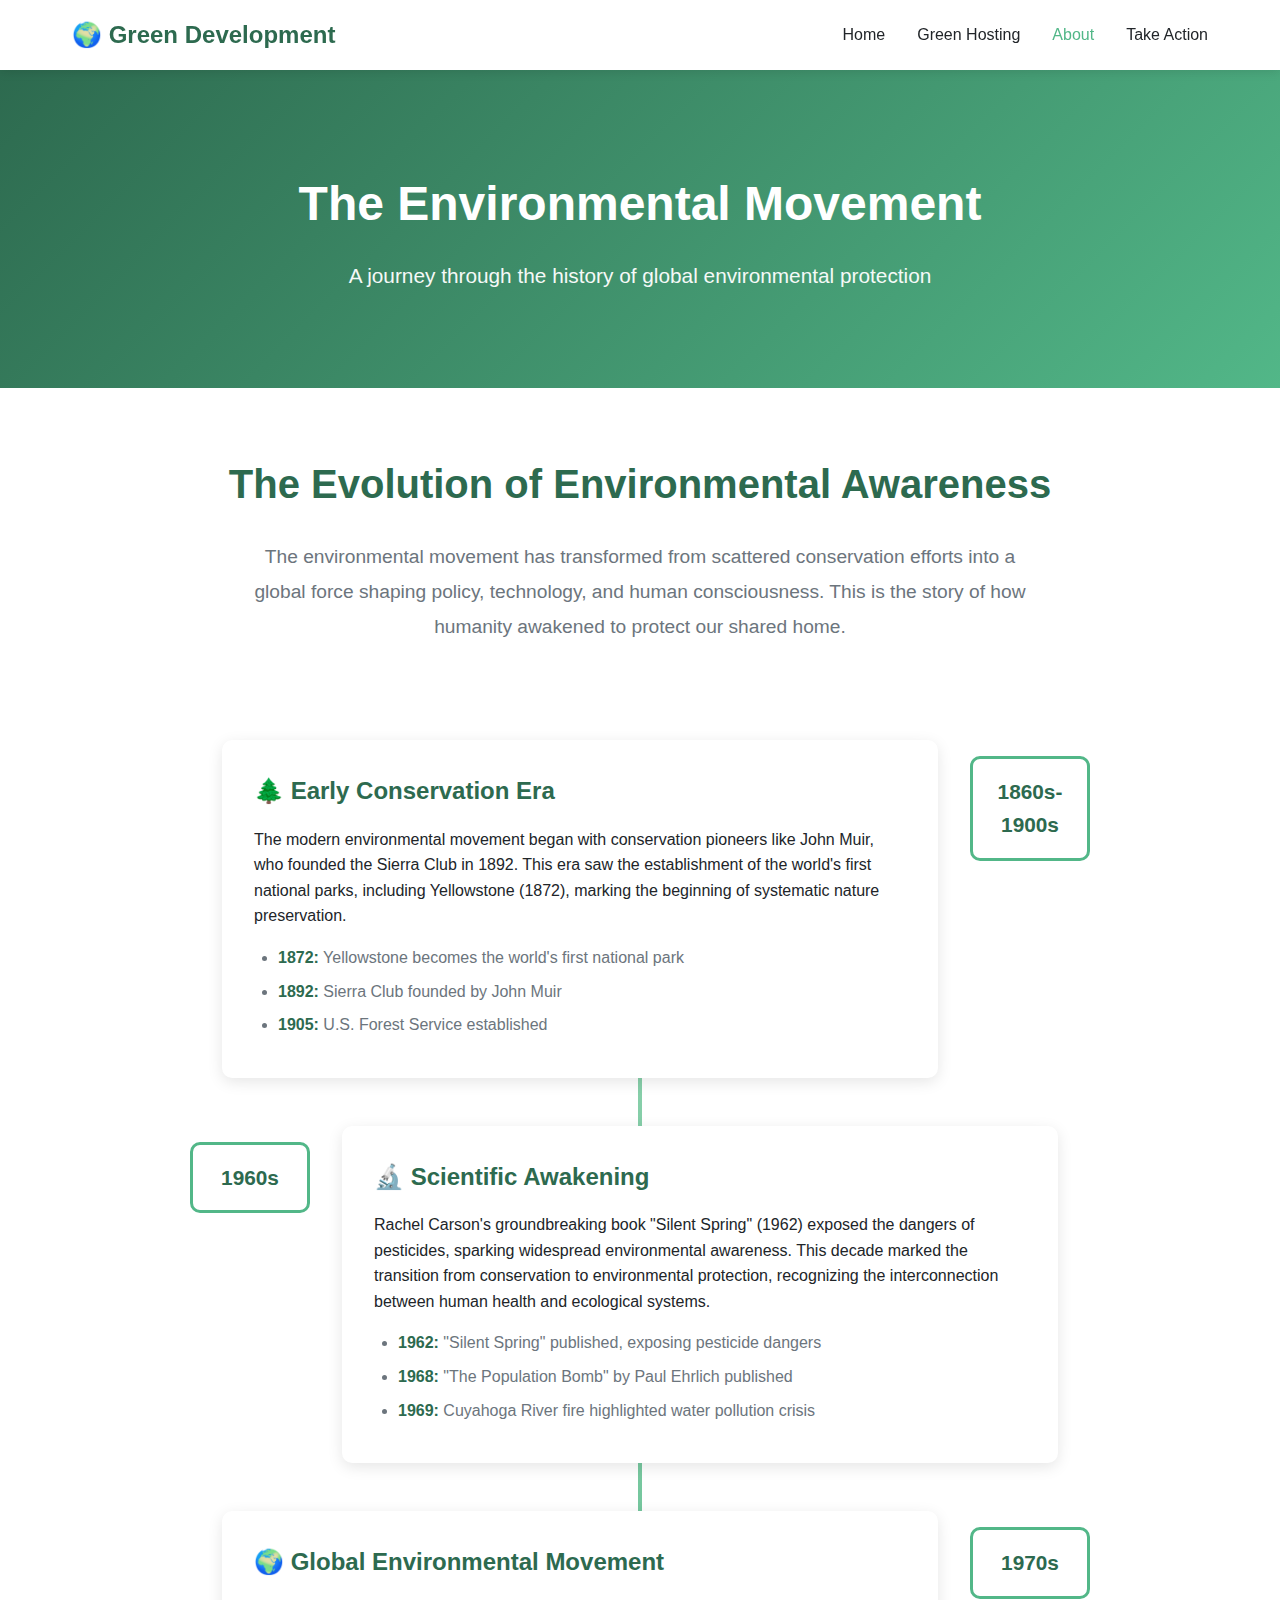
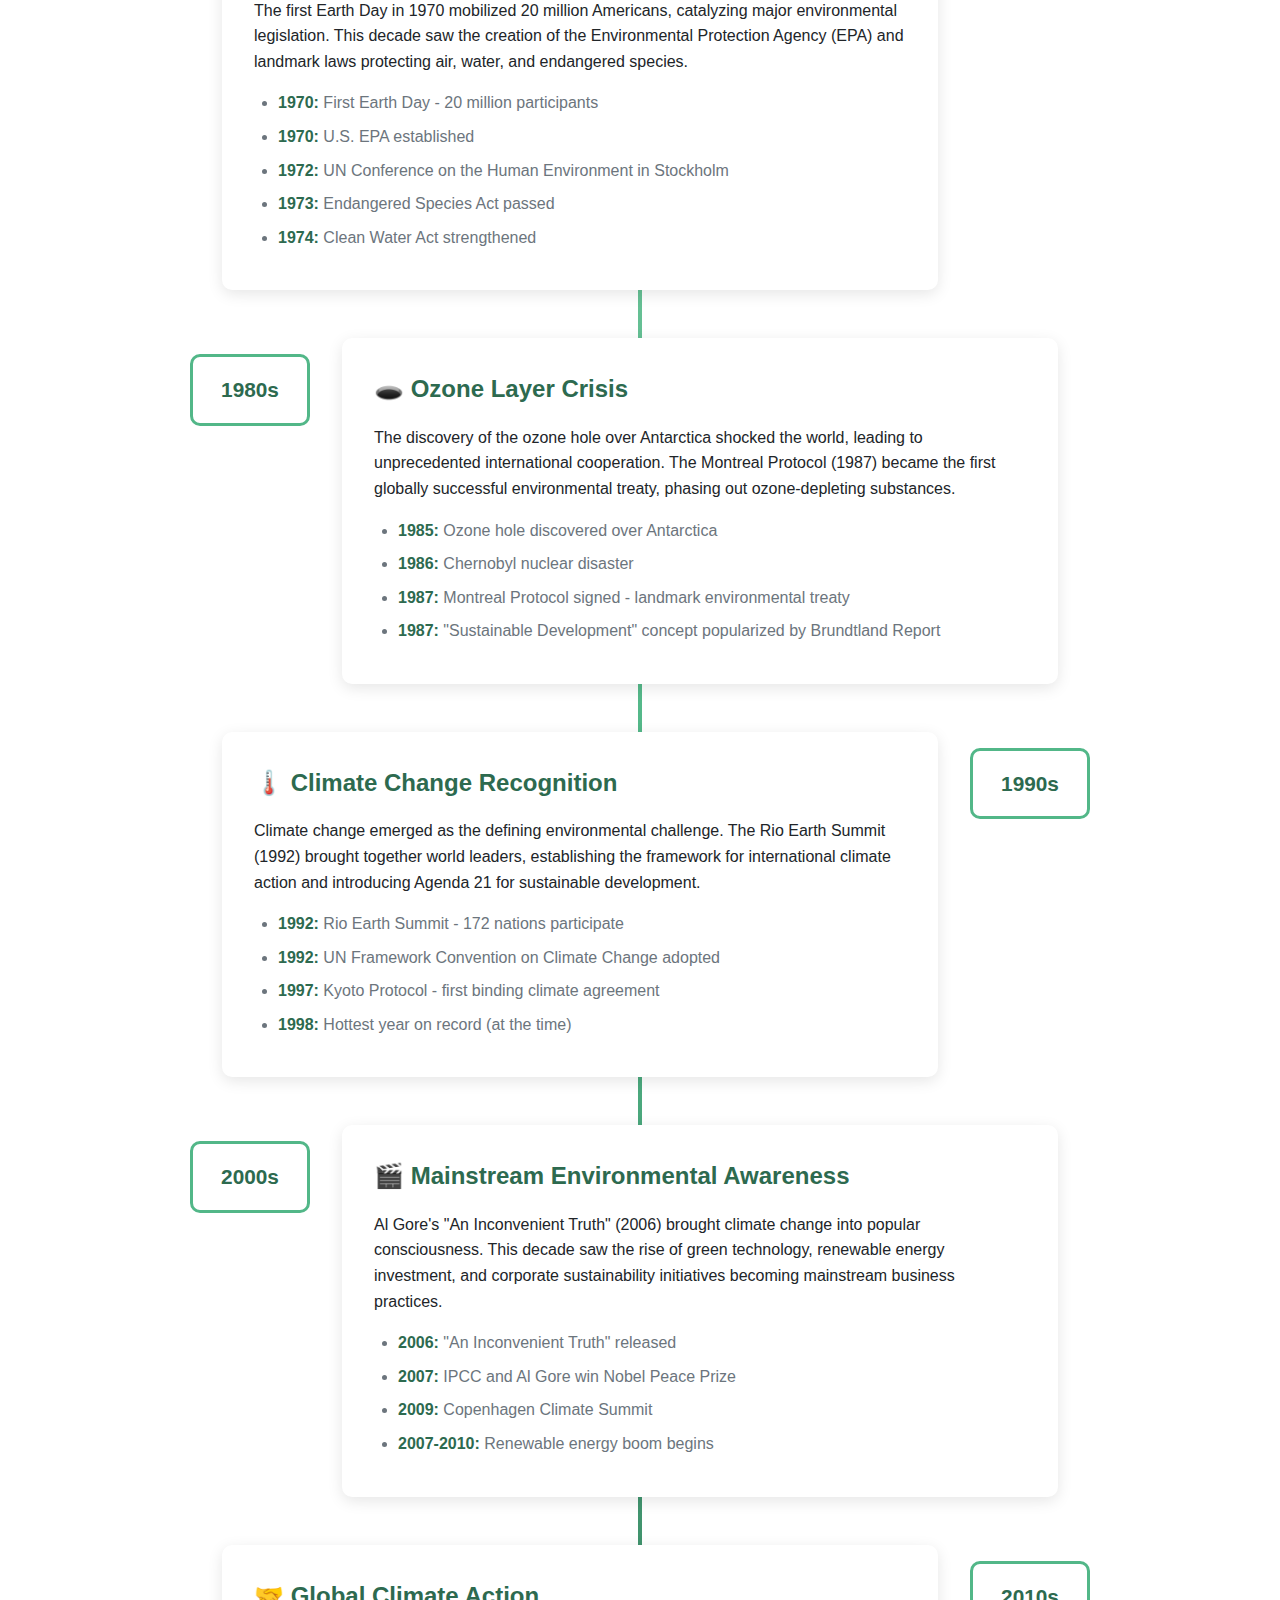
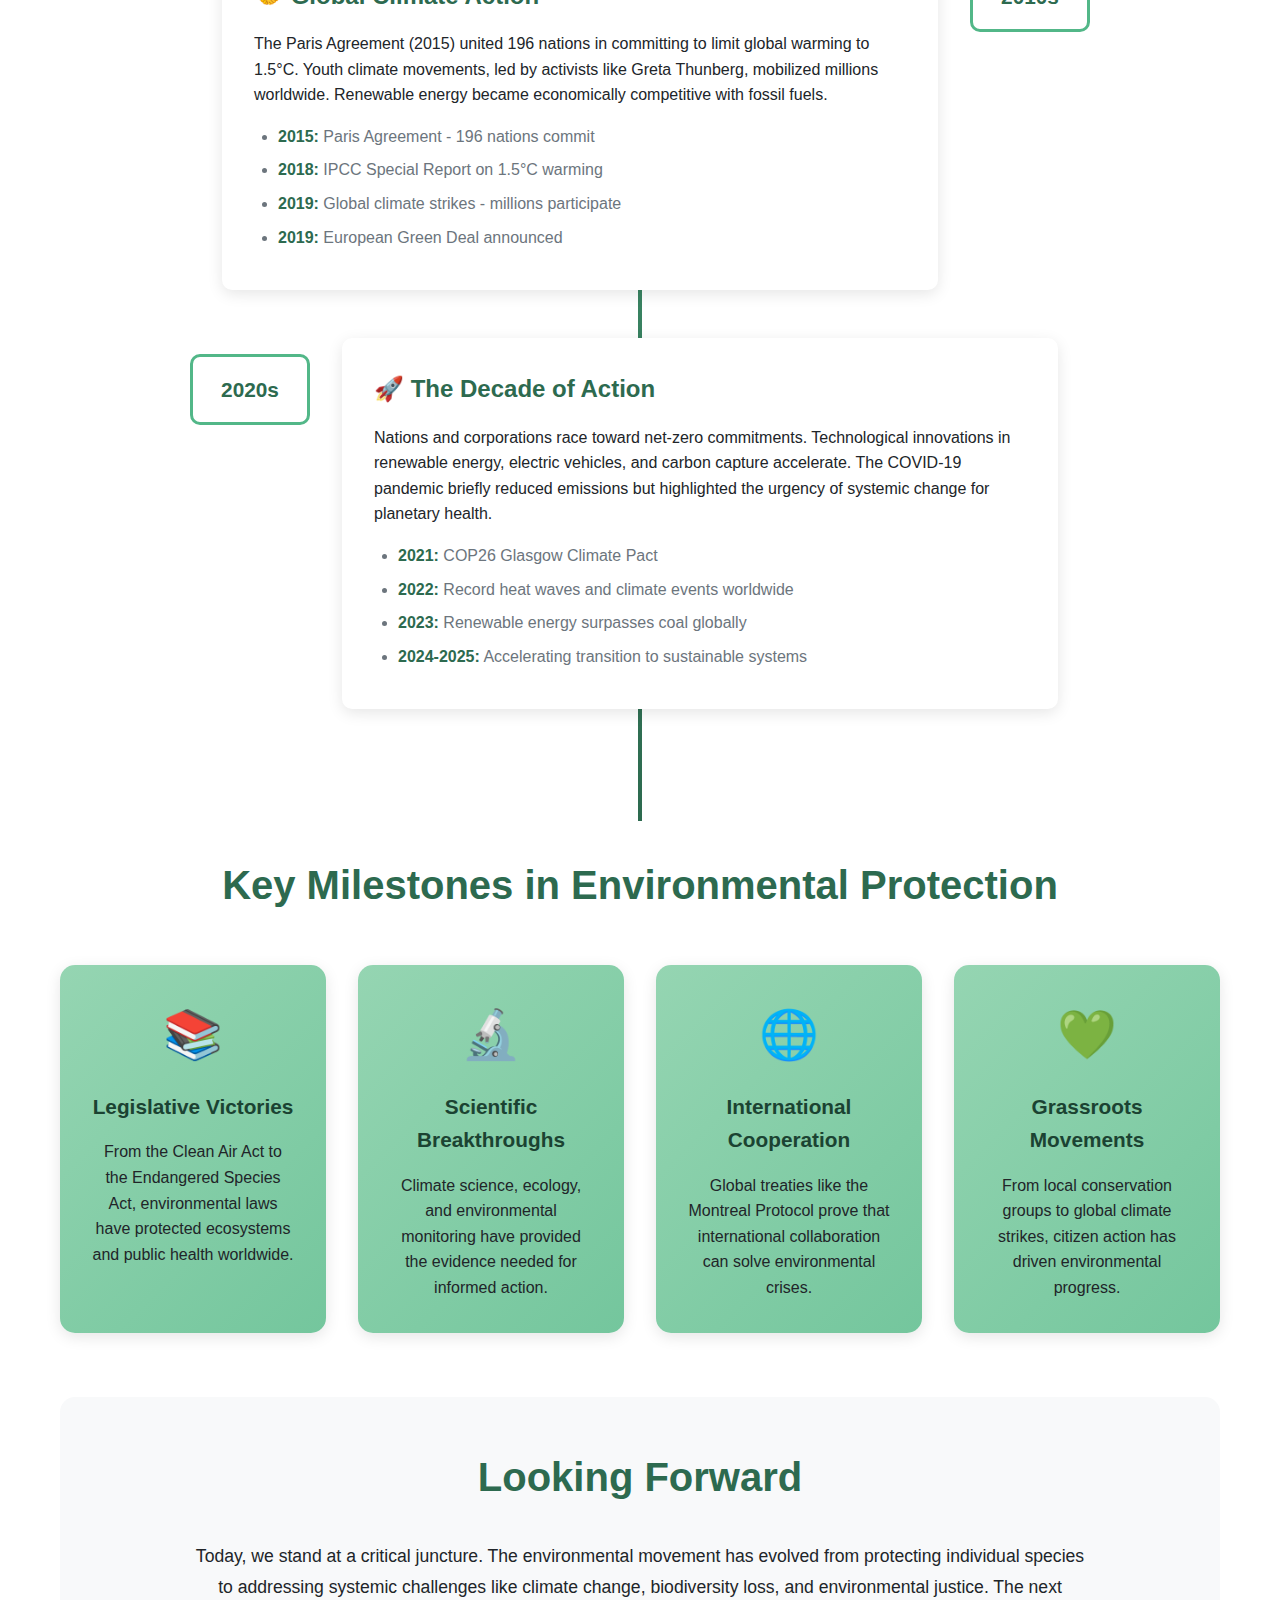
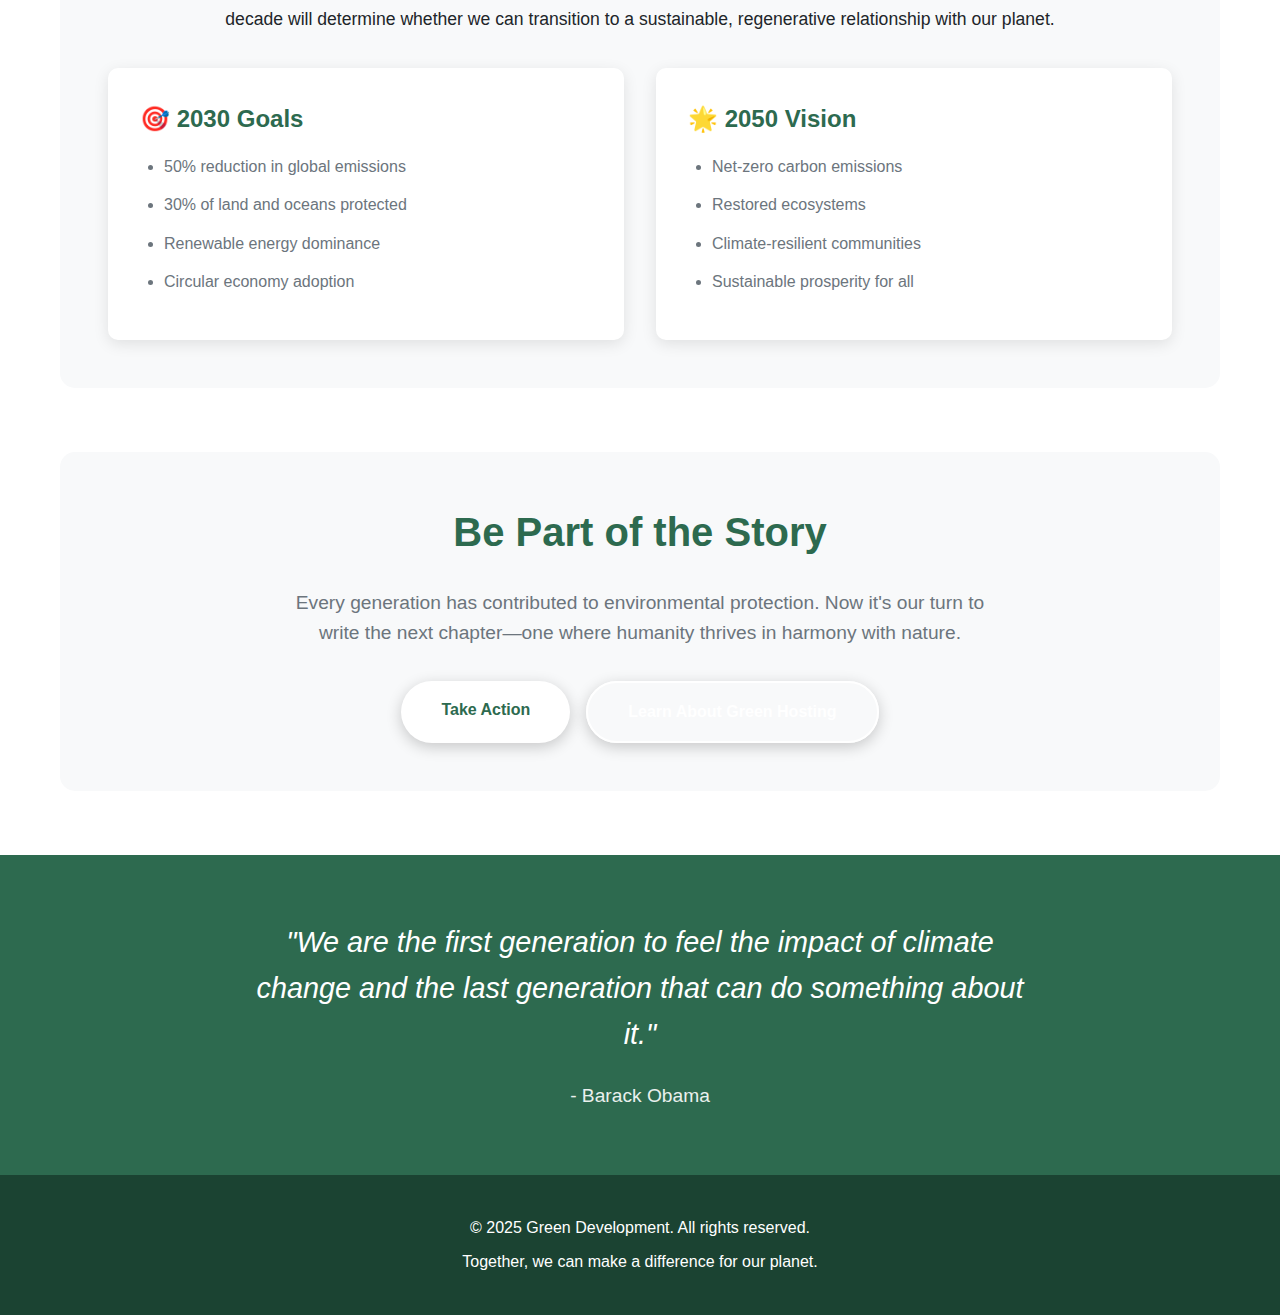
<file: about.html>
<!DOCTYPE html>
<html lang="en">

<head>
    <meta charset="UTF-8">
    <meta name="viewport" content="width=device-width, initial-scale=1.0">
    <meta name="description" content="A Brief History of Global Environmental Protection Movement">
    <title>Environmental History | Green Development</title>
    <link rel="stylesheet" href="styles.css">
</head>

<body>
    <header>
        <nav>
            <div class="logo">🌍 Green Development</div>
            <ul class="nav-links">
                <li><a href="index.html">Home</a></li>
                <li><a href="netlify-green.html">Green Hosting</a></li>
                <li><a href="about.html" class="active">About</a></li>
                <li><a href="take-action.html">Take Action</a></li>
            </ul>
        </nav>
    </header>

    <section class="hero hero-secondary">
        <div class="hero-content">
            <h1>The Environmental Movement</h1>
            <p class="hero-subtitle">A journey through the history of global environmental protection</p>
        </div>
    </section>

    <section class="content-section">
        <div class="container">
            <div class="intro">
                <h2>The Evolution of Environmental Awareness</h2>
                <p class="lead">The environmental movement has transformed from scattered conservation efforts into a
                    global force shaping policy, technology, and human consciousness. This is the story of how humanity
                    awakened to protect our shared home.</p>
            </div>

            <div class="timeline">
                <div class="timeline-item">
                    <div class="timeline-year">1860s-1900s</div>
                    <div class="timeline-content">
                        <h3>🌲 Early Conservation Era</h3>
                        <p>The modern environmental movement began with conservation pioneers like John Muir, who
                            founded the Sierra Club in 1892. This era saw the establishment of the world's first
                            national parks, including Yellowstone (1872), marking the beginning of systematic nature
                            preservation.</p>
                        <ul>
                            <li><strong>1872:</strong> Yellowstone becomes the world's first national park</li>
                            <li><strong>1892:</strong> Sierra Club founded by John Muir</li>
                            <li><strong>1905:</strong> U.S. Forest Service established</li>
                        </ul>
                    </div>
                </div>

                <div class="timeline-item">
                    <div class="timeline-year">1960s</div>
                    <div class="timeline-content">
                        <h3>🔬 Scientific Awakening</h3>
                        <p>Rachel Carson's groundbreaking book "Silent Spring" (1962) exposed the dangers of pesticides,
                            sparking widespread environmental awareness. This decade marked the transition from
                            conservation to environmental protection, recognizing the interconnection between human
                            health and ecological systems.</p>
                        <ul>
                            <li><strong>1962:</strong> "Silent Spring" published, exposing pesticide dangers</li>
                            <li><strong>1968:</strong> "The Population Bomb" by Paul Ehrlich published</li>
                            <li><strong>1969:</strong> Cuyahoga River fire highlighted water pollution crisis</li>
                        </ul>
                    </div>
                </div>

                <div class="timeline-item">
                    <div class="timeline-year">1970s</div>
                    <div class="timeline-content">
                        <h3>🌍 Global Environmental Movement</h3>
                        <p>The first Earth Day in 1970 mobilized 20 million Americans, catalyzing major environmental
                            legislation. This decade saw the creation of the Environmental Protection Agency (EPA) and
                            landmark laws protecting air, water, and endangered species.</p>
                        <ul>
                            <li><strong>1970:</strong> First Earth Day - 20 million participants</li>
                            <li><strong>1970:</strong> U.S. EPA established</li>
                            <li><strong>1972:</strong> UN Conference on the Human Environment in Stockholm</li>
                            <li><strong>1973:</strong> Endangered Species Act passed</li>
                            <li><strong>1974:</strong> Clean Water Act strengthened</li>
                        </ul>
                    </div>
                </div>

                <div class="timeline-item">
                    <div class="timeline-year">1980s</div>
                    <div class="timeline-content">
                        <h3>🕳️ Ozone Layer Crisis</h3>
                        <p>The discovery of the ozone hole over Antarctica shocked the world, leading to unprecedented
                            international cooperation. The Montreal Protocol (1987) became the first globally successful
                            environmental treaty, phasing out ozone-depleting substances.</p>
                        <ul>
                            <li><strong>1985:</strong> Ozone hole discovered over Antarctica</li>
                            <li><strong>1986:</strong> Chernobyl nuclear disaster</li>
                            <li><strong>1987:</strong> Montreal Protocol signed - landmark environmental treaty</li>
                            <li><strong>1987:</strong> "Sustainable Development" concept popularized by Brundtland
                                Report</li>
                        </ul>
                    </div>
                </div>

                <div class="timeline-item">
                    <div class="timeline-year">1990s</div>
                    <div class="timeline-content">
                        <h3>🌡️ Climate Change Recognition</h3>
                        <p>Climate change emerged as the defining environmental challenge. The Rio Earth Summit (1992)
                            brought together world leaders, establishing the framework for international climate action
                            and introducing Agenda 21 for sustainable development.</p>
                        <ul>
                            <li><strong>1992:</strong> Rio Earth Summit - 172 nations participate</li>
                            <li><strong>1992:</strong> UN Framework Convention on Climate Change adopted</li>
                            <li><strong>1997:</strong> Kyoto Protocol - first binding climate agreement</li>
                            <li><strong>1998:</strong> Hottest year on record (at the time)</li>
                        </ul>
                    </div>
                </div>

                <div class="timeline-item">
                    <div class="timeline-year">2000s</div>
                    <div class="timeline-content">
                        <h3>🎬 Mainstream Environmental Awareness</h3>
                        <p>Al Gore's "An Inconvenient Truth" (2006) brought climate change into popular consciousness.
                            This decade saw the rise of green technology, renewable energy investment, and corporate
                            sustainability initiatives becoming mainstream business practices.</p>
                        <ul>
                            <li><strong>2006:</strong> "An Inconvenient Truth" released</li>
                            <li><strong>2007:</strong> IPCC and Al Gore win Nobel Peace Prize</li>
                            <li><strong>2009:</strong> Copenhagen Climate Summit</li>
                            <li><strong>2007-2010:</strong> Renewable energy boom begins</li>
                        </ul>
                    </div>
                </div>

                <div class="timeline-item">
                    <div class="timeline-year">2010s</div>
                    <div class="timeline-content">
                        <h3>🤝 Global Climate Action</h3>
                        <p>The Paris Agreement (2015) united 196 nations in committing to limit global warming to 1.5°C.
                            Youth climate movements, led by activists like Greta Thunberg, mobilized millions worldwide.
                            Renewable energy became economically competitive with fossil fuels.</p>
                        <ul>
                            <li><strong>2015:</strong> Paris Agreement - 196 nations commit</li>
                            <li><strong>2018:</strong> IPCC Special Report on 1.5°C warming</li>
                            <li><strong>2019:</strong> Global climate strikes - millions participate</li>
                            <li><strong>2019:</strong> European Green Deal announced</li>
                        </ul>
                    </div>
                </div>

                <div class="timeline-item">
                    <div class="timeline-year">2020s</div>
                    <div class="timeline-content">
                        <h3>🚀 The Decade of Action</h3>
                        <p>Nations and corporations race toward net-zero commitments. Technological innovations in
                            renewable energy, electric vehicles, and carbon capture accelerate. The COVID-19 pandemic
                            briefly reduced emissions but highlighted the urgency of systemic change for planetary
                            health.</p>
                        <ul>
                            <li><strong>2021:</strong> COP26 Glasgow Climate Pact</li>
                            <li><strong>2022:</strong> Record heat waves and climate events worldwide</li>
                            <li><strong>2023:</strong> Renewable energy surpasses coal globally</li>
                            <li><strong>2024-2025:</strong> Accelerating transition to sustainable systems</li>
                        </ul>
                    </div>
                </div>
            </div>

            <div class="milestones">
                <h2>Key Milestones in Environmental Protection</h2>
                <div class="milestone-grid">
                    <div class="milestone-card">
                        <div class="milestone-icon">📚</div>
                        <h3>Legislative Victories</h3>
                        <p>From the Clean Air Act to the Endangered Species Act, environmental laws have protected
                            ecosystems and public health worldwide.</p>
                    </div>
                    <div class="milestone-card">
                        <div class="milestone-icon">🔬</div>
                        <h3>Scientific Breakthroughs</h3>
                        <p>Climate science, ecology, and environmental monitoring have provided the evidence needed for
                            informed action.</p>
                    </div>
                    <div class="milestone-card">
                        <div class="milestone-icon">🌐</div>
                        <h3>International Cooperation</h3>
                        <p>Global treaties like the Montreal Protocol prove that international collaboration can solve
                            environmental crises.</p>
                    </div>
                    <div class="milestone-card">
                        <div class="milestone-icon">💚</div>
                        <h3>Grassroots Movements</h3>
                        <p>From local conservation groups to global climate strikes, citizen action has driven
                            environmental progress.</p>
                    </div>
                </div>
            </div>

            <div class="looking-forward">
                <h2>Looking Forward</h2>
                <p class="forward-text">Today, we stand at a critical juncture. The environmental movement has evolved
                    from protecting individual species to addressing systemic challenges like climate change,
                    biodiversity loss, and environmental justice. The next decade will determine whether we can
                    transition to a sustainable, regenerative relationship with our planet.</p>

                <div class="future-goals">
                    <div class="goal-item">
                        <h4>🎯 2030 Goals</h4>
                        <ul>
                            <li>50% reduction in global emissions</li>
                            <li>30% of land and oceans protected</li>
                            <li>Renewable energy dominance</li>
                            <li>Circular economy adoption</li>
                        </ul>
                    </div>
                    <div class="goal-item">
                        <h4>🌟 2050 Vision</h4>
                        <ul>
                            <li>Net-zero carbon emissions</li>
                            <li>Restored ecosystems</li>
                            <li>Climate-resilient communities</li>
                            <li>Sustainable prosperity for all</li>
                        </ul>
                    </div>
                </div>
            </div>

            <div class="call-to-action-section">
                <h2>Be Part of the Story</h2>
                <p>Every generation has contributed to environmental protection. Now it's our turn to write the next
                    chapter—one where humanity thrives in harmony with nature.</p>
                <div class="cta-buttons">
                    <a href="take-action.html" class="cta-button">Take Action</a>
                    <a href="netlify-green.html" class="cta-button secondary">Learn About Green Hosting</a>
                </div>
            </div>
        </div>
    </section>

    <section class="quote">
        <div class="container">
            <blockquote>
                "We are the first generation to feel the impact of climate change and the last generation that can do
                something about it."
                <cite>- Barack Obama</cite>
            </blockquote>
        </div>
    </section>

    <footer>
        <div class="container">
            <p>&copy; 2025 Green Development. All rights reserved.</p>
            <p>Together, we can make a difference for our planet.</p>
        </div>
    </footer>
</body>

</html>
</file>
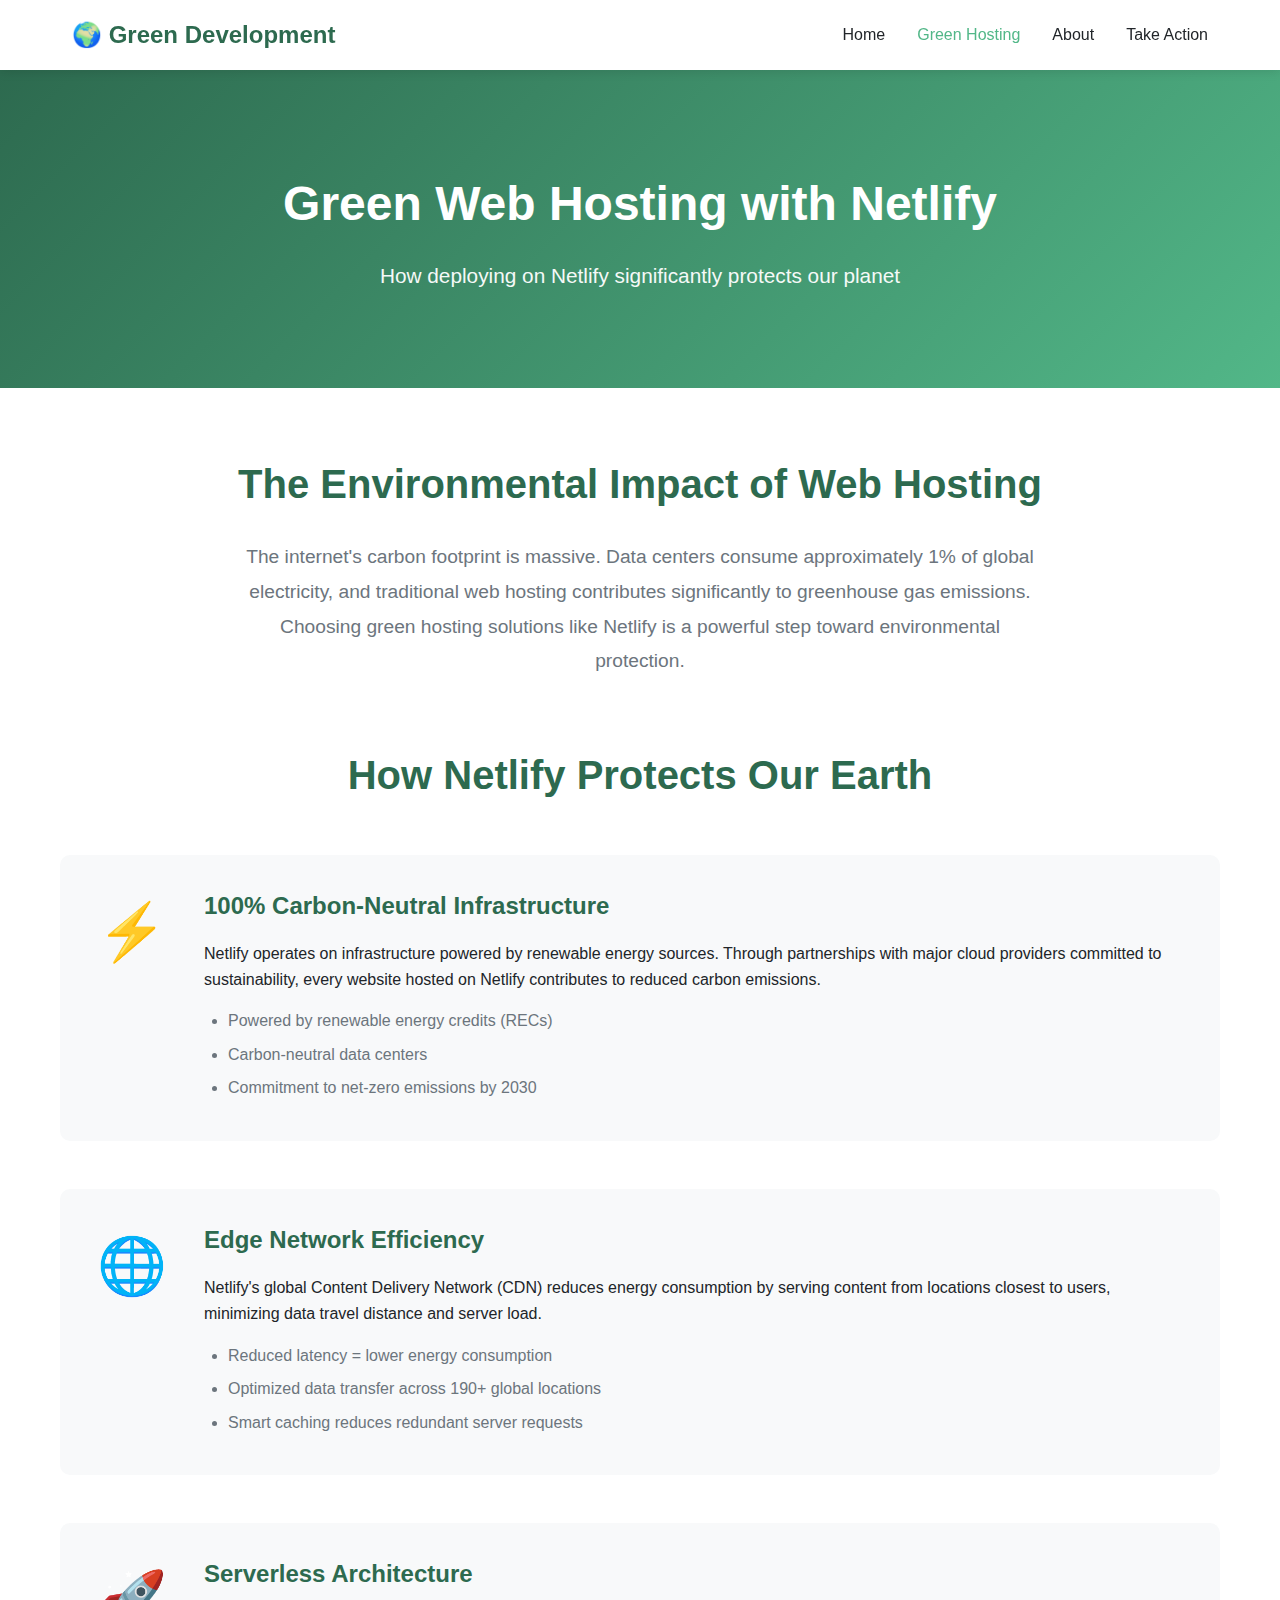
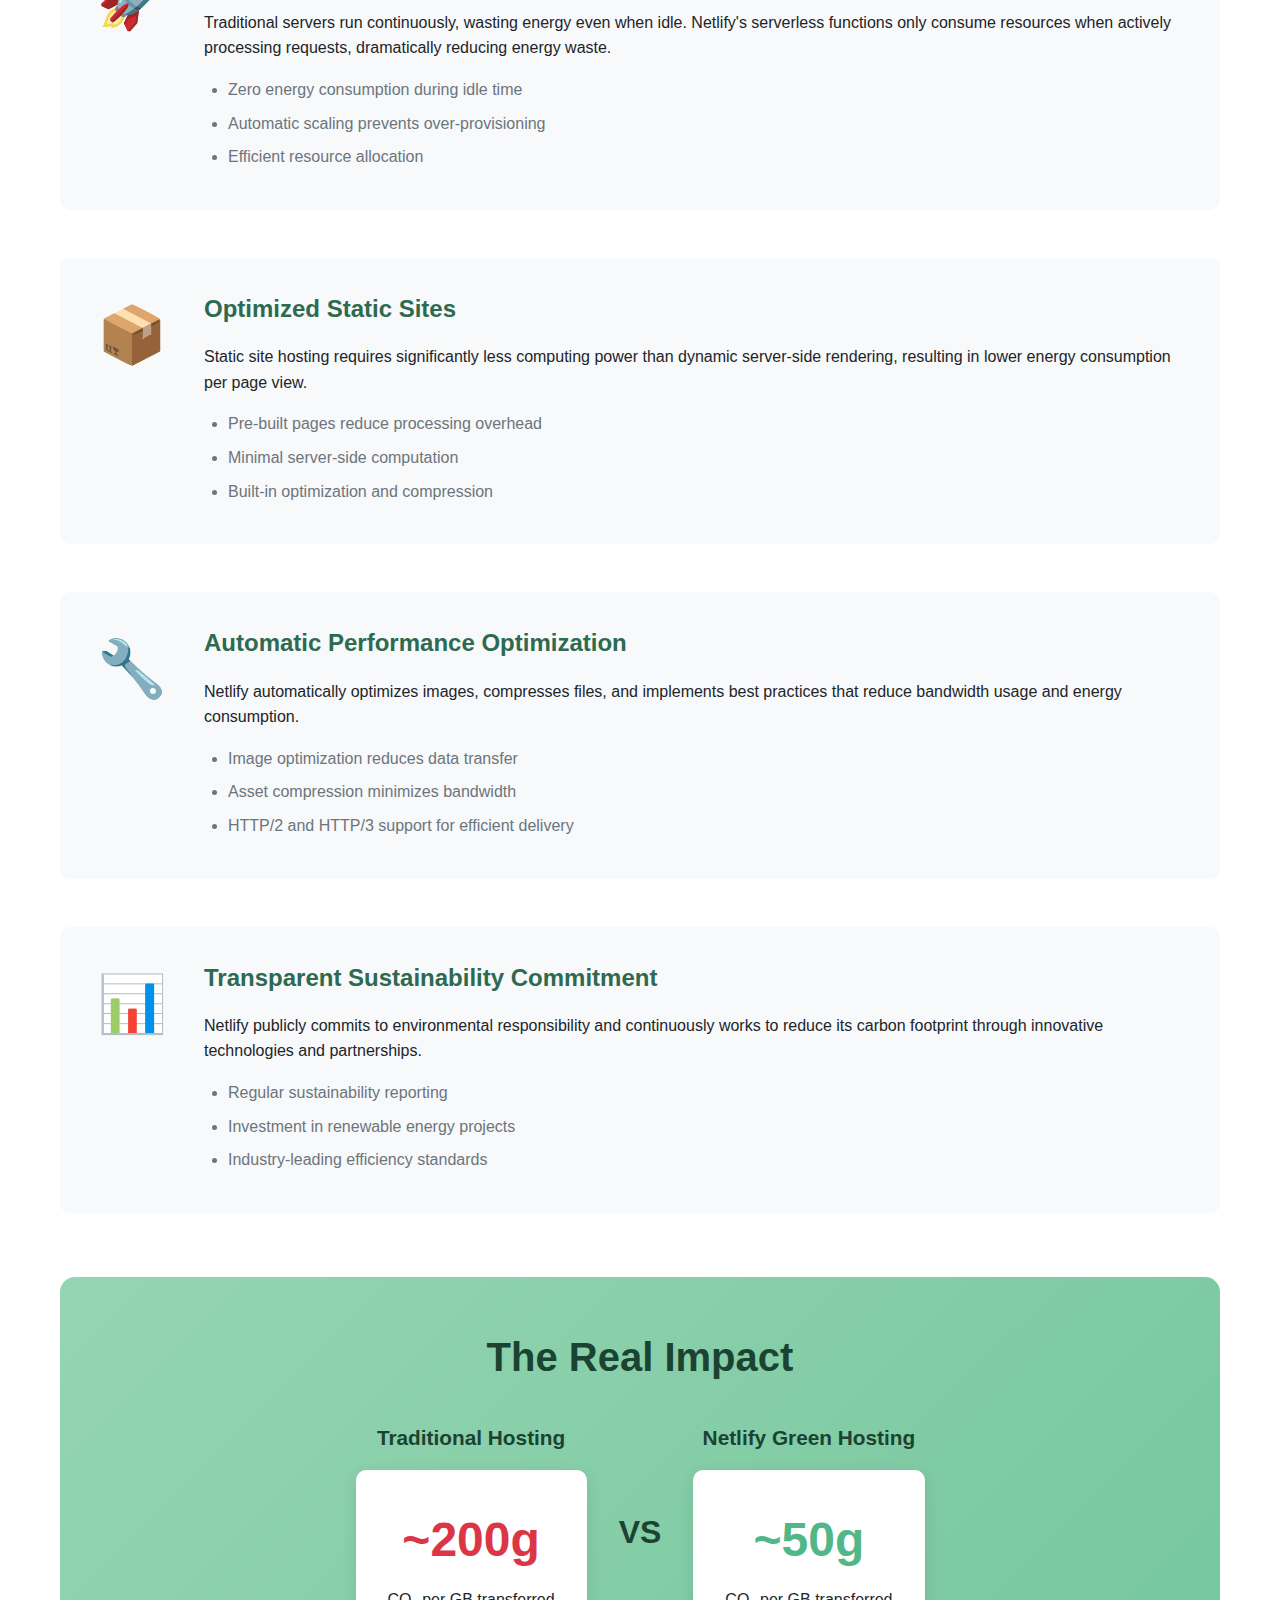
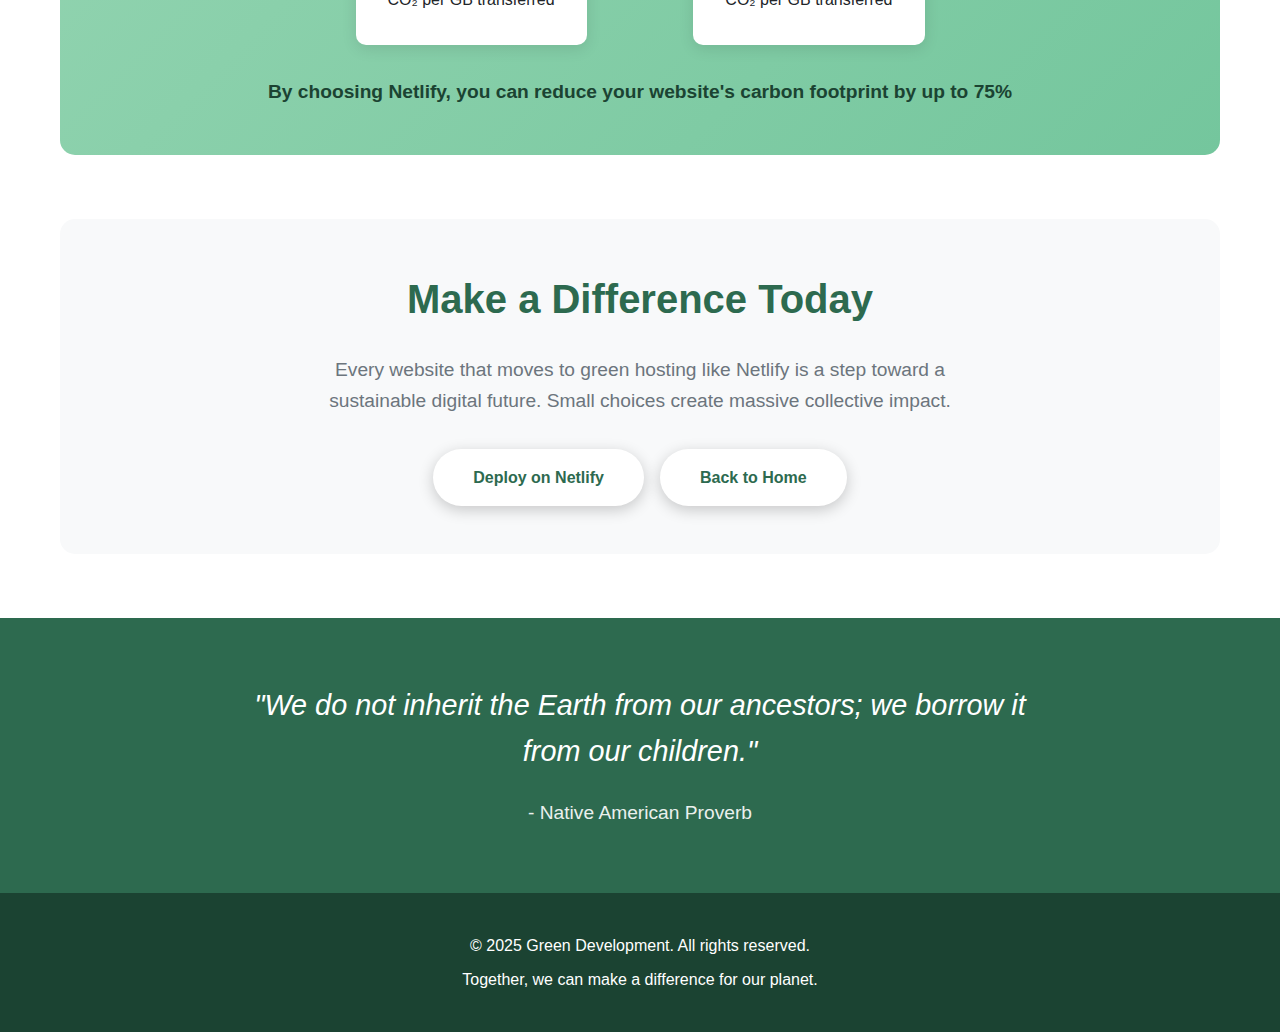
<file: netlify-green.html>
<!DOCTYPE html>
<html lang="en">

<head>
    <meta charset="UTF-8">
    <meta name="viewport" content="width=device-width, initial-scale=1.0">
    <meta name="description" content="How Netlify Green Hosting Protects Our Planet">
    <title>Netlify Green Hosting | Protecting Our Earth</title>
    <link rel="stylesheet" href="styles.css">
</head>

<body>
    <header>
        <nav>
            <div class="logo">🌍 Green Development</div>
            <ul class="nav-links">
                <li><a href="index.html">Home</a></li>
                <li><a href="netlify-green.html" class="active">Green Hosting</a></li>
                <li><a href="about.html">About</a></li>
                <li><a href="index.html#action">Take Action</a></li>
            </ul>
        </nav>
    </header>

    <section class="hero hero-secondary">
        <div class="hero-content">
            <h1>Green Web Hosting with Netlify</h1>
            <p class="hero-subtitle">How deploying on Netlify significantly protects our planet</p>
        </div>
    </section>

    <section class="content-section">
        <div class="container">
            <div class="intro">
                <h2>The Environmental Impact of Web Hosting</h2>
                <p class="lead">The internet's carbon footprint is massive. Data centers consume approximately 1% of
                    global electricity, and traditional web hosting contributes significantly to greenhouse gas
                    emissions. Choosing green hosting solutions like Netlify is a powerful step toward environmental
                    protection.</p>
            </div>

            <div class="benefits">
                <h2>How Netlify Protects Our Earth</h2>

                <div class="benefit-item">
                    <div class="benefit-icon">⚡</div>
                    <div class="benefit-content">
                        <h3>100% Carbon-Neutral Infrastructure</h3>
                        <p>Netlify operates on infrastructure powered by renewable energy sources. Through partnerships
                            with major cloud providers committed to sustainability, every website hosted on Netlify
                            contributes to reduced carbon emissions.</p>
                        <ul>
                            <li>Powered by renewable energy credits (RECs)</li>
                            <li>Carbon-neutral data centers</li>
                            <li>Commitment to net-zero emissions by 2030</li>
                        </ul>
                    </div>
                </div>

                <div class="benefit-item">
                    <div class="benefit-icon">🌐</div>
                    <div class="benefit-content">
                        <h3>Edge Network Efficiency</h3>
                        <p>Netlify's global Content Delivery Network (CDN) reduces energy consumption by serving content
                            from locations closest to users, minimizing data travel distance and server load.</p>
                        <ul>
                            <li>Reduced latency = lower energy consumption</li>
                            <li>Optimized data transfer across 190+ global locations</li>
                            <li>Smart caching reduces redundant server requests</li>
                        </ul>
                    </div>
                </div>

                <div class="benefit-item">
                    <div class="benefit-icon">🚀</div>
                    <div class="benefit-content">
                        <h3>Serverless Architecture</h3>
                        <p>Traditional servers run continuously, wasting energy even when idle. Netlify's serverless
                            functions only consume resources when actively processing requests, dramatically reducing
                            energy waste.</p>
                        <ul>
                            <li>Zero energy consumption during idle time</li>
                            <li>Automatic scaling prevents over-provisioning</li>
                            <li>Efficient resource allocation</li>
                        </ul>
                    </div>
                </div>

                <div class="benefit-item">
                    <div class="benefit-icon">📦</div>
                    <div class="benefit-content">
                        <h3>Optimized Static Sites</h3>
                        <p>Static site hosting requires significantly less computing power than dynamic server-side
                            rendering, resulting in lower energy consumption per page view.</p>
                        <ul>
                            <li>Pre-built pages reduce processing overhead</li>
                            <li>Minimal server-side computation</li>
                            <li>Built-in optimization and compression</li>
                        </ul>
                    </div>
                </div>

                <div class="benefit-item">
                    <div class="benefit-icon">🔧</div>
                    <div class="benefit-content">
                        <h3>Automatic Performance Optimization</h3>
                        <p>Netlify automatically optimizes images, compresses files, and implements best practices that
                            reduce bandwidth usage and energy consumption.</p>
                        <ul>
                            <li>Image optimization reduces data transfer</li>
                            <li>Asset compression minimizes bandwidth</li>
                            <li>HTTP/2 and HTTP/3 support for efficient delivery</li>
                        </ul>
                    </div>
                </div>

                <div class="benefit-item">
                    <div class="benefit-icon">📊</div>
                    <div class="benefit-content">
                        <h3>Transparent Sustainability Commitment</h3>
                        <p>Netlify publicly commits to environmental responsibility and continuously works to reduce its
                            carbon footprint through innovative technologies and partnerships.</p>
                        <ul>
                            <li>Regular sustainability reporting</li>
                            <li>Investment in renewable energy projects</li>
                            <li>Industry-leading efficiency standards</li>
                        </ul>
                    </div>
                </div>
            </div>

            <div class="impact-stats">
                <h2>The Real Impact</h2>
                <div class="stats-comparison">
                    <div class="comparison-item">
                        <h3>Traditional Hosting</h3>
                        <div class="stat-box negative">
                            <span class="big-number">~200g</span>
                            <p>CO₂ per GB transferred</p>
                        </div>
                    </div>
                    <div class="vs">VS</div>
                    <div class="comparison-item">
                        <h3>Netlify Green Hosting</h3>
                        <div class="stat-box positive">
                            <span class="big-number">~50g</span>
                            <p>CO₂ per GB transferred</p>
                        </div>
                    </div>
                </div>
                <p class="impact-note">By choosing Netlify, you can reduce your website's carbon footprint by up to 75%
                </p>
            </div>

            <div class="call-to-action-section">
                <h2>Make a Difference Today</h2>
                <p>Every website that moves to green hosting like Netlify is a step toward a sustainable digital future.
                    Small choices create massive collective impact.</p>
                <div class="cta-buttons">
                    <a href="https://www.netlify.com" target="_blank" class="cta-button">Deploy on Netlify</a>
                    <a href="index.html" class="cta-button">Back to Home</a>
                </div>
            </div>
        </div>
    </section>

    <section class="quote">
        <div class="container">
            <blockquote>
                "We do not inherit the Earth from our ancestors; we borrow it from our children."
                <cite>- Native American Proverb</cite>
            </blockquote>
        </div>
    </section>

    <footer>
        <div class="container">
            <p>&copy; 2025 Green Development. All rights reserved.</p>
            <p>Together, we can make a difference for our planet.</p>
        </div>
    </footer>
</body>

</html>
</file>
<file: styles.css>
/* Reset and Base Styles */
* {
    margin: 0;
    padding: 0;
    box-sizing: border-box;
}

:root {
    --primary-green: #2d6a4f;
    --secondary-green: #52b788;
    --light-green: #95d5b2;
    --dark-green: #1b4332;
    --accent: #74c69d;
    --text-dark: #212529;
    --text-light: #6c757d;
    --background: #f8f9fa;
    --white: #ffffff;
    --shadow: rgba(0, 0, 0, 0.1);
}

body {
    font-family: -apple-system, BlinkMacSystemFont, 'Segoe UI', Roboto, Oxygen, Ubuntu, Cantarell, sans-serif;
    line-height: 1.6;
    color: var(--text-dark);
    background-color: var(--background);
}

.container {
    max-width: 1200px;
    margin: 0 auto;
    padding: 0 20px;
}

/* Header and Navigation */
header {
    background-color: var(--white);
    box-shadow: 0 2px 10px var(--shadow);
    position: sticky;
    top: 0;
    z-index: 1000;
}

nav {
    display: flex;
    justify-content: space-between;
    align-items: center;
    padding: 1rem 2rem;
    max-width: 1200px;
    margin: 0 auto;
}

.logo {
    font-size: 1.5rem;
    font-weight: bold;
    color: var(--primary-green);
}

.nav-links {
    display: flex;
    list-style: none;
    gap: 2rem;
}

.nav-links a {
    text-decoration: none;
    color: var(--text-dark);
    font-weight: 500;
    transition: color 0.3s ease;
}

.nav-links a:hover,
.nav-links a.active {
    color: var(--secondary-green);
}

/* Hero Section */
.hero {
    background: linear-gradient(135deg, var(--primary-green) 0%, var(--secondary-green) 100%);
    color: var(--white);
    padding: 8rem 2rem 6rem;
    text-align: center;
}

.hero-secondary {
    padding: 6rem 2rem 4rem;
}

.hero-content h1 {
    font-size: 3rem;
    margin-bottom: 1rem;
    font-weight: 700;
}

.hero-subtitle {
    font-size: 1.3rem;
    margin-bottom: 2rem;
    opacity: 0.95;
}

.cta-button {
    display: inline-block;
    padding: 1rem 2.5rem;
    background-color: var(--white);
    color: var(--primary-green);
    text-decoration: none;
    border-radius: 50px;
    font-weight: 600;
    transition: transform 0.3s ease, box-shadow 0.3s ease;
    box-shadow: 0 4px 15px rgba(0, 0, 0, 0.2);
}

.cta-button:hover {
    transform: translateY(-2px);
    box-shadow: 0 6px 20px rgba(0, 0, 0, 0.3);
}

.cta-button.secondary {
    background-color: transparent;
    color: var(--white);
    border: 2px solid var(--white);
}

.cta-button.secondary:hover {
    background-color: var(--white);
    color: var(--primary-green);
}

/* About Section */
.about {
    padding: 5rem 2rem;
    background-color: var(--white);
}

.about h2 {
    text-align: center;
    font-size: 2.5rem;
    margin-bottom: 3rem;
    color: var(--primary-green);
}

.cards {
    display: grid;
    grid-template-columns: repeat(auto-fit, minmax(300px, 1fr));
    gap: 2rem;
}

.card {
    background-color: var(--background);
    padding: 2rem;
    border-radius: 10px;
    text-align: center;
    transition: transform 0.3s ease, box-shadow 0.3s ease;
}

.card:hover {
    transform: translateY(-5px);
    box-shadow: 0 8px 20px var(--shadow);
}

.icon {
    font-size: 3rem;
    margin-bottom: 1rem;
}

.card h3 {
    color: var(--primary-green);
    margin-bottom: 1rem;
    font-size: 1.5rem;
}

/* Stats Section */
.stats {
    padding: 5rem 2rem;
    background: linear-gradient(135deg, var(--dark-green) 0%, var(--primary-green) 100%);
    color: var(--white);
}

.stats h2 {
    text-align: center;
    font-size: 2.5rem;
    margin-bottom: 3rem;
}

.stats-grid {
    display: grid;
    grid-template-columns: repeat(auto-fit, minmax(250px, 1fr));
    gap: 2rem;
}

.stat-item {
    text-align: center;
    padding: 2rem;
}

.stat-number {
    font-size: 3.5rem;
    font-weight: bold;
    color: var(--light-green);
    display: block;
    margin-bottom: 1rem;
}

/* Action Section */
.action {
    padding: 5rem 2rem;
    background-color: var(--white);
}

.action h2 {
    text-align: center;
    font-size: 2.5rem;
    margin-bottom: 3rem;
    color: var(--primary-green);
}

.action-grid {
    display: grid;
    grid-template-columns: repeat(auto-fit, minmax(300px, 1fr));
    gap: 2rem;
}

.action-item {
    background-color: var(--background);
    padding: 2rem;
    border-radius: 10px;
    border-left: 4px solid var(--secondary-green);
    transition: transform 0.3s ease;
}

.action-item:hover {
    transform: translateX(5px);
}

.action-item h3 {
    color: var(--primary-green);
    margin-bottom: 1rem;
    font-size: 1.3rem;
}

/* Content Section (for Netlify page) */
.content-section {
    padding: 4rem 2rem;
    background-color: var(--white);
}

.intro {
    text-align: center;
    margin-bottom: 4rem;
}

.intro h2 {
    font-size: 2.5rem;
    color: var(--primary-green);
    margin-bottom: 1.5rem;
}

.lead {
    font-size: 1.2rem;
    color: var(--text-light);
    max-width: 800px;
    margin: 0 auto;
    line-height: 1.8;
}

.benefits {
    margin-bottom: 4rem;
}

.benefits>h2 {
    text-align: center;
    font-size: 2.5rem;
    color: var(--primary-green);
    margin-bottom: 3rem;
}

.benefit-item {
    display: flex;
    gap: 2rem;
    margin-bottom: 3rem;
    padding: 2rem;
    background-color: var(--background);
    border-radius: 10px;
    transition: transform 0.3s ease, box-shadow 0.3s ease;
}

.benefit-item:hover {
    transform: translateY(-3px);
    box-shadow: 0 8px 20px var(--shadow);
}

.benefit-icon {
    font-size: 3.5rem;
    min-width: 80px;
    text-align: center;
}

.benefit-content h3 {
    color: var(--primary-green);
    font-size: 1.5rem;
    margin-bottom: 1rem;
}

.benefit-content ul {
    margin-top: 1rem;
    padding-left: 1.5rem;
    color: var(--text-light);
}

.benefit-content li {
    margin-bottom: 0.5rem;
}

/* Impact Stats */
.impact-stats {
    background: linear-gradient(135deg, var(--light-green) 0%, var(--accent) 100%);
    padding: 3rem;
    border-radius: 15px;
    margin-bottom: 4rem;
}

.impact-stats h2 {
    text-align: center;
    font-size: 2.5rem;
    color: var(--dark-green);
    margin-bottom: 2rem;
}

.stats-comparison {
    display: flex;
    align-items: center;
    justify-content: center;
    gap: 2rem;
    flex-wrap: wrap;
    margin-bottom: 2rem;
}

.comparison-item {
    text-align: center;
}

.comparison-item h3 {
    margin-bottom: 1rem;
    color: var(--dark-green);
    font-size: 1.3rem;
}

.stat-box {
    background-color: var(--white);
    padding: 2rem;
    border-radius: 10px;
    min-width: 200px;
    box-shadow: 0 4px 15px var(--shadow);
}

.big-number {
    display: block;
    font-size: 3rem;
    font-weight: bold;
    margin-bottom: 0.5rem;
}

.stat-box.negative .big-number {
    color: #dc3545;
}

.stat-box.positive .big-number {
    color: var(--secondary-green);
}

.vs {
    font-size: 2rem;
    font-weight: bold;
    color: var(--dark-green);
}

.impact-note {
    text-align: center;
    font-size: 1.2rem;
    color: var(--dark-green);
    font-weight: 600;
}

/* Call to Action Section */
.call-to-action-section {
    text-align: center;
    padding: 3rem;
    background-color: var(--background);
    border-radius: 15px;
}

.call-to-action-section h2 {
    font-size: 2.5rem;
    color: var(--primary-green);
    margin-bottom: 1.5rem;
}

.call-to-action-section p {
    font-size: 1.2rem;
    color: var(--text-light);
    margin-bottom: 2rem;
    max-width: 700px;
    margin-left: auto;
    margin-right: auto;
}

.cta-buttons {
    display: flex;
    gap: 1rem;
    justify-content: center;
    flex-wrap: wrap;
}

/* Quote Section */
.quote {
    padding: 4rem 2rem;
    background-color: var(--primary-green);
    color: var(--white);
}

blockquote {
    text-align: center;
    font-size: 1.8rem;
    font-style: italic;
    max-width: 800px;
    margin: 0 auto;
}

cite {
    display: block;
    margin-top: 1.5rem;
    font-size: 1.2rem;
    font-style: normal;
    opacity: 0.9;
}

/* Footer */
footer {
    background-color: var(--dark-green);
    color: var(--white);
    text-align: center;
    padding: 2rem;
}

footer p {
    margin: 0.5rem 0;
}

/* Responsive Design */
@media (max-width: 768px) {
    .hero-content h1 {
        font-size: 2rem;
    }

    .hero-subtitle {
        font-size: 1.1rem;
    }

    .nav-links {
        gap: 1rem;
        flex-wrap: wrap;
    }

    .cards,
    .action-grid {
        grid-template-columns: 1fr;
    }

    .benefit-item {
        flex-direction: column;
        text-align: center;
    }

    .benefit-icon {
        margin: 0 auto;
    }

    blockquote {
        font-size: 1.3rem;
    }

    .stats-comparison {
        flex-direction: column;
    }

    .vs {
        transform: rotate(90deg);
    }
}

@media (max-width: 480px) {
    nav {
        flex-direction: column;
        gap: 1rem;
    }

    .hero {
        padding: 4rem 1rem 3rem;
    }

    .about h2,
    .stats h2,
    .action h2 {
        font-size: 1.8rem;
    }
}

/* Timeline Styles (for About page) */
.timeline {
    position: relative;
    max-width: 900px;
    margin: 0 auto 4rem;
    padding: 2rem 0;
}

.timeline::before {
    content: '';
    position: absolute;
    left: 50%;
    transform: translateX(-50%);
    width: 4px;
    height: 100%;
    background: linear-gradient(to bottom, var(--light-green), var(--secondary-green), var(--primary-green));
}

.timeline-item {
    display: flex;
    margin-bottom: 3rem;
    position: relative;
}

.timeline-item:nth-child(odd) {
    flex-direction: row-reverse;
}

.timeline-year {
    flex: 0 0 120px;
    text-align: center;
    font-size: 1.3rem;
    font-weight: bold;
    color: var(--primary-green);
    padding: 1rem;
    background-color: var(--white);
    border: 3px solid var(--secondary-green);
    border-radius: 10px;
    position: relative;
    z-index: 2;
    height: fit-content;
    margin-top: 1rem;
}

.timeline-content {
    flex: 1;
    background-color: var(--white);
    padding: 2rem;
    border-radius: 10px;
    box-shadow: 0 4px 15px var(--shadow);
    margin: 0 2rem;
    transition: transform 0.3s ease, box-shadow 0.3s ease;
}

.timeline-content:hover {
    transform: translateY(-5px);
    box-shadow: 0 8px 25px var(--shadow);
}

.timeline-content h3 {
    color: var(--primary-green);
    font-size: 1.5rem;
    margin-bottom: 1rem;
}

.timeline-content ul {
    margin-top: 1rem;
    padding-left: 1.5rem;
    color: var(--text-light);
}

.timeline-content li {
    margin-bottom: 0.5rem;
}

.timeline-content strong {
    color: var(--primary-green);
    font-weight: 600;
}

/* Milestones Section */
.milestones {
    margin-bottom: 4rem;
}

.milestones h2 {
    text-align: center;
    font-size: 2.5rem;
    color: var(--primary-green);
    margin-bottom: 3rem;
}

.milestone-grid {
    display: grid;
    grid-template-columns: repeat(auto-fit, minmax(250px, 1fr));
    gap: 2rem;
}

.milestone-card {
    background: linear-gradient(135deg, var(--light-green) 0%, var(--accent) 100%);
    padding: 2rem;
    border-radius: 15px;
    text-align: center;
    box-shadow: 0 4px 15px var(--shadow);
    transition: transform 0.3s ease;
}

.milestone-card:hover {
    transform: translateY(-5px);
}

.milestone-icon {
    font-size: 3rem;
    margin-bottom: 1rem;
}

.milestone-card h3 {
    color: var(--dark-green);
    font-size: 1.3rem;
    margin-bottom: 1rem;
}

.milestone-card p {
    color: var(--text-dark);
}

/* Looking Forward Section */
.looking-forward {
    background-color: var(--background);
    padding: 3rem;
    border-radius: 15px;
    margin-bottom: 4rem;
}

.looking-forward h2 {
    text-align: center;
    font-size: 2.5rem;
    color: var(--primary-green);
    margin-bottom: 2rem;
}

.forward-text {
    font-size: 1.1rem;
    line-height: 1.8;
    color: var(--text-dark);
    margin-bottom: 2rem;
    text-align: center;
    max-width: 900px;
    margin-left: auto;
    margin-right: auto;
}

.future-goals {
    display: grid;
    grid-template-columns: repeat(auto-fit, minmax(300px, 1fr));
    gap: 2rem;
    margin-top: 2rem;
}

.goal-item {
    background-color: var(--white);
    padding: 2rem;
    border-radius: 10px;
    box-shadow: 0 4px 15px var(--shadow);
}

.goal-item h4 {
    color: var(--primary-green);
    font-size: 1.5rem;
    margin-bottom: 1rem;
}

.goal-item ul {
    padding-left: 1.5rem;
    color: var(--text-light);
}

.goal-item li {
    margin-bottom: 0.8rem;
}

/* Responsive Timeline */
@media (max-width: 768px) {
    .timeline::before {
        left: 30px;
    }

    .timeline-item,
    .timeline-item:nth-child(odd) {
        flex-direction: row;
    }

    .timeline-year {
        flex: 0 0 60px;
        font-size: 0.9rem;
        padding: 0.5rem;
        margin-left: 0;
    }

    .timeline-content {
        margin: 0 0 0 1rem;
    }
}

@media (max-width: 480px) {
    .timeline-year {
        font-size: 0.8rem;
        flex: 0 0 50px;
    }

    .timeline-content {
        padding: 1.5rem;
    }

    .milestone-grid {
        grid-template-columns: 1fr;
    }
}
</file>
